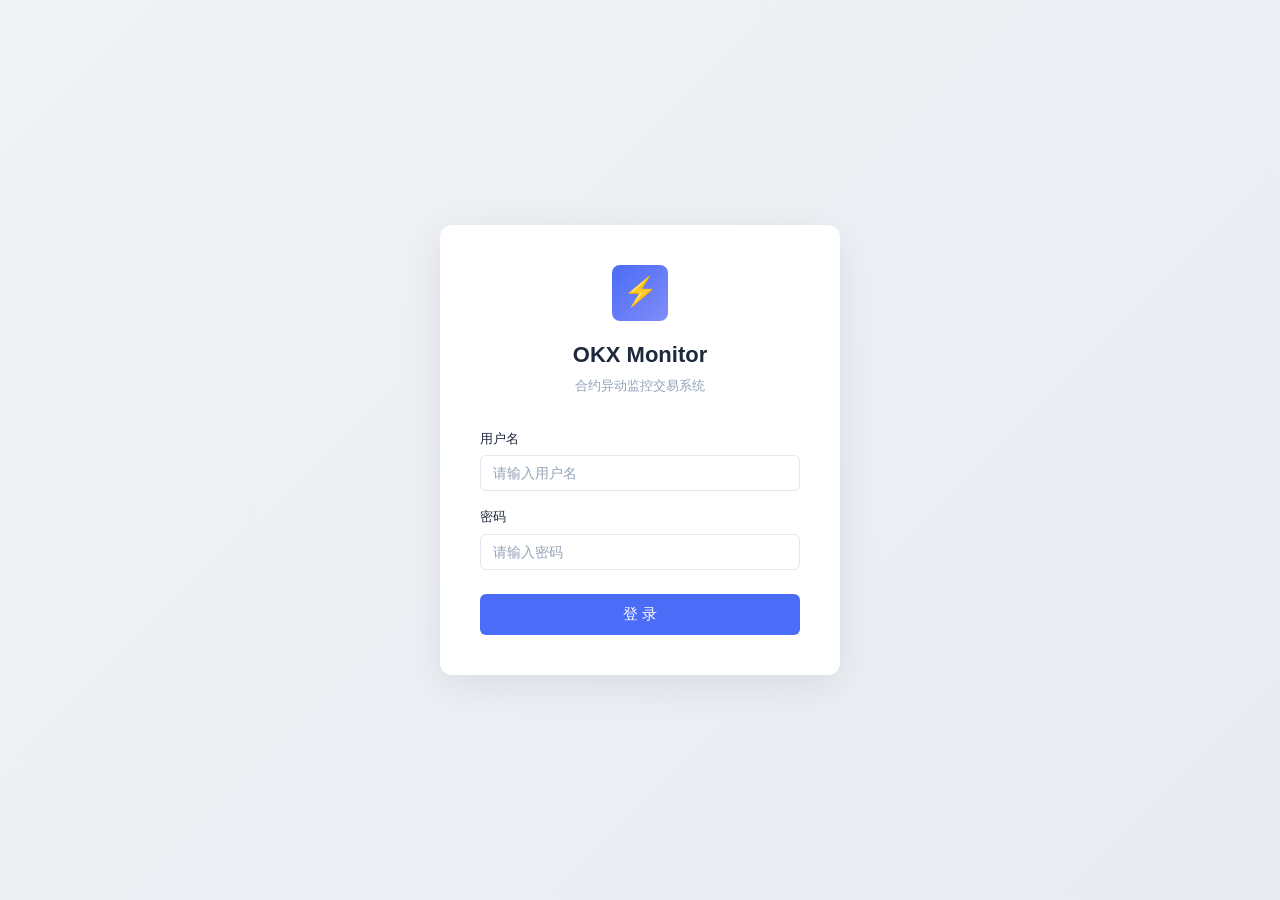
<file: frontend/index.html>
<!DOCTYPE html>
<html lang="zh-CN">
<head>
    <meta charset="UTF-8">
    <meta name="viewport" content="width=device-width, initial-scale=1.0">
    <title>OKX Monitor - 登录</title>
    <link rel="stylesheet" href="css/base.css?v=2">
</head>
<body>
    <div class="login-page">
        <div class="login-card">
            <div class="login-header">
                <div class="login-icon">⚡</div>
                <h1>OKX Monitor</h1>
                <p>合约异动监控交易系统</p>
            </div>

            <div id="loginError" class="login-error"></div>

            <form id="loginForm" class="login-form">
                <div class="form-group">
                    <label class="form-label">用户名</label>
                    <input type="text" class="form-input" id="username" placeholder="请输入用户名" autocomplete="username" required>
                </div>
                <div class="form-group">
                    <label class="form-label">密码</label>
                    <input type="password" class="form-input" id="password" placeholder="请输入密码" autocomplete="current-password" required>
                </div>
                <button type="submit" class="btn btn-primary btn-lg" id="loginBtn">
                    <span id="loginBtnText">登 录</span>
                    <span id="loginBtnSpinner" class="loading-spinner" style="display:none;width:18px;height:18px;border-width:2px;"></span>
                </button>
            </form>
        </div>
    </div>

    <script src="js/common.js?v=2"></script>
    <script>
        (function () {
            // 已登录则跳转
            if (isLoggedIn()) {
                window.location.href = '/dashboard.html';
                return;
            }

            var form = document.getElementById('loginForm');
            var errorEl = document.getElementById('loginError');
            var btnText = document.getElementById('loginBtnText');
            var btnSpinner = document.getElementById('loginBtnSpinner');
            var loginBtn = document.getElementById('loginBtn');

            form.addEventListener('submit', async function (e) {
                e.preventDefault();

                var username = document.getElementById('username').value.trim();
                var password = document.getElementById('password').value.trim();

                if (!username || !password) {
                    showError('请输入用户名和密码');
                    return;
                }

                // 显示loading
                btnText.style.display = 'none';
                btnSpinner.style.display = 'inline-block';
                loginBtn.disabled = true;
                errorEl.classList.remove('show');

                try {
                    var resp = await apiPost('/login', {
                        username: username,
                        password: password
                    });

                    if (resp.code === 200) {
                        setToken(resp.data.token);
                        window.location.href = '/dashboard.html';
                    } else {
                        showError(resp.message || '登录失败');
                    }
                } catch (err) {
                    showError('网络错误，请检查服务是否启动');
                } finally {
                    btnText.style.display = 'inline';
                    btnSpinner.style.display = 'none';
                    loginBtn.disabled = false;
                }
            });

            function showError(msg) {
                errorEl.textContent = msg;
                errorEl.classList.add('show');
                setTimeout(function () {
                    errorEl.classList.remove('show');
                }, 3000);
            }

            // Enter 键提交
            document.addEventListener('keydown', function (e) {
                if (e.key === 'Enter') {
                    form.dispatchEvent(new Event('submit'));
                }
            });
        })();
    </script>
</body>
</html>
</file>
<file: frontend/css/base.css>
/* ===== OKX Monitor - 浅色系主题 ===== */
:root {
    /* 主色调 */
    --primary: #4a6cf7;
    --primary-light: #eef1ff;
    --primary-dark: #3b5de7;

    /* 背景 */
    --bg-body: #f0f2f5;
    --bg-card: #ffffff;
    --bg-sidebar: #ffffff;
    --bg-hover: #f8f9fc;

    /* 文字 */
    --text-primary: #1e293b;
    --text-secondary: #64748b;
    --text-muted: #94a3b8;

    /* 涨跌（币圈/交易所习惯：涨绿跌红） */
    --up-color: #22c55e;
    --up-bg: #f0fdf4;
    --down-color: #ef4444;
    --down-bg: #fef2f2;

    /* 边框 & 阴影 */
    --border: #e2e8f0;
    --border-light: #f1f5f9;
    --shadow-sm: 0 1px 2px rgba(0,0,0,0.05);
    --shadow: 0 1px 3px rgba(0,0,0,0.08), 0 1px 2px rgba(0,0,0,0.06);
    --shadow-md: 0 4px 6px rgba(0,0,0,0.07), 0 2px 4px rgba(0,0,0,0.06);

    /* 圆角 */
    --radius-sm: 6px;
    --radius: 8px;
    --radius-lg: 12px;

    /* 间距 */
    --sidebar-width: 230px;
    --topbar-height: 60px;

    /* 过渡 */
    --transition: all 0.2s ease;
}

/* ===== 全局重置 ===== */
* {
    margin: 0;
    padding: 0;
    box-sizing: border-box;
}

body {
    font-family: -apple-system, BlinkMacSystemFont, "Segoe UI", "PingFang SC", "Hiragino Sans GB", "Microsoft YaHei", sans-serif;
    background: var(--bg-body);
    color: var(--text-primary);
    font-size: 14px;
    line-height: 1.6;
    min-height: 100vh;
}

a {
    color: var(--primary);
    text-decoration: none;
}

/* ===== 布局 ===== */
.app-layout {
    display: flex;
    min-height: 100vh;
}

/* 侧边栏 */
.sidebar {
    width: var(--sidebar-width);
    background: var(--bg-sidebar);
    border-right: 1px solid var(--border);
    display: flex;
    flex-direction: column;
    position: fixed;
    top: 0;
    left: 0;
    bottom: 0;
    z-index: 100;
    transition: var(--transition);
}

.sidebar-logo {
    height: var(--topbar-height);
    display: flex;
    align-items: center;
    padding: 0 20px;
    border-bottom: 1px solid var(--border-light);
    gap: 10px;
}

.sidebar-logo .logo-icon {
    width: 36px;
    height: 36px;
    background: linear-gradient(135deg, var(--primary), #818cf8);
    border-radius: var(--radius);
    display: flex;
    align-items: center;
    justify-content: center;
    color: #fff;
    font-size: 18px;
    font-weight: 700;
}

.sidebar-logo .logo-text {
    font-size: 16px;
    font-weight: 600;
    color: var(--text-primary);
}

.sidebar-nav {
    flex: 1;
    padding: 16px 12px;
    overflow-y: auto;
}

.sidebar-nav .nav-section {
    font-size: 11px;
    font-weight: 600;
    color: var(--text-muted);
    text-transform: uppercase;
    letter-spacing: 0.5px;
    padding: 12px 12px 8px;
    margin-top: 4px;
}

.sidebar-nav a {
    display: flex;
    align-items: center;
    gap: 12px;
    padding: 10px 12px;
    border-radius: var(--radius-sm);
    color: var(--text-secondary);
    font-size: 14px;
    font-weight: 500;
    transition: var(--transition);
    margin-bottom: 2px;
}

.sidebar-nav a:hover {
    background: var(--bg-hover);
    color: var(--text-primary);
}

.sidebar-nav a.active {
    background: var(--primary-light);
    color: var(--primary);
    font-weight: 600;
}

.sidebar-nav a .nav-icon {
    width: 20px;
    height: 20px;
    display: flex;
    align-items: center;
    justify-content: center;
    font-size: 16px;
}

.sidebar-footer {
    padding: 16px;
    border-top: 1px solid var(--border-light);
}

.user-info {
    display: flex;
    align-items: center;
    gap: 10px;
}

.user-avatar {
    width: 36px;
    height: 36px;
    background: var(--primary-light);
    border-radius: 50%;
    display: flex;
    align-items: center;
    justify-content: center;
    color: var(--primary);
    font-weight: 600;
    font-size: 14px;
}

.user-name {
    font-size: 13px;
    font-weight: 500;
}
.user-role {
    font-size: 11px;
    color: var(--text-muted);
}

/* 主内容区 */
.main-content {
    margin-left: var(--sidebar-width);
    flex: 1;
    display: flex;
    flex-direction: column;
    min-height: 100vh;
}

/* 顶部栏 */
.topbar {
    height: var(--topbar-height);
    background: var(--bg-card);
    border-bottom: 1px solid var(--border);
    display: flex;
    align-items: center;
    justify-content: space-between;
    padding: 0 24px;
    position: sticky;
    top: 0;
    z-index: 50;
}

.topbar-title {
    font-size: 18px;
    font-weight: 600;
    color: var(--text-primary);
}

.topbar-actions {
    display: flex;
    align-items: center;
    gap: 16px;
}

.topbar-actions .status-dot {
    width: 8px;
    height: 8px;
    border-radius: 50%;
    background: var(--down-color);
    display: inline-block;
    margin-right: 6px;
}

.topbar-actions .status-text {
    font-size: 13px;
    color: var(--text-secondary);
}

/* 内容区 */
.content-area {
    padding: 24px;
    flex: 1;
}

/* ===== 卡片 ===== */
.card {
    background: var(--bg-card);
    border-radius: var(--radius-lg);
    border: 1px solid var(--border-light);
    box-shadow: var(--shadow-sm);
    padding: 20px;
    margin-bottom: 20px;
}

.card-header {
    display: flex;
    align-items: center;
    justify-content: space-between;
    margin-bottom: 16px;
}

.card-title {
    font-size: 15px;
    font-weight: 600;
    color: var(--text-primary);
}

.card-subtitle {
    font-size: 12px;
    color: var(--text-muted);
    margin-top: 2px;
}

/* ===== 统计卡片 ===== */
.stats-grid {
    display: grid;
    grid-template-columns: repeat(auto-fit, minmax(200px, 1fr));
    gap: 16px;
    margin-bottom: 24px;
}

.stat-card {
    background: var(--bg-card);
    border-radius: var(--radius-lg);
    border: 1px solid var(--border-light);
    box-shadow: var(--shadow-sm);
    padding: 20px;
    transition: var(--transition);
}

.stat-card:hover {
    box-shadow: var(--shadow-md);
}

.stat-card .stat-label {
    font-size: 13px;
    color: var(--text-secondary);
    margin-bottom: 8px;
}

.stat-card .stat-value {
    font-size: 28px;
    font-weight: 700;
    color: var(--text-primary);
}

.stat-card .stat-change {
    font-size: 12px;
    margin-top: 6px;
    display: flex;
    align-items: center;
    gap: 4px;
}

.stat-card .stat-icon {
    width: 40px;
    height: 40px;
    border-radius: var(--radius);
    display: flex;
    align-items: center;
    justify-content: center;
    font-size: 20px;
}

/* ===== 表格 ===== */
.table-container {
    overflow-x: auto;
    border-radius: var(--radius);
    border: 1px solid var(--border-light);
}

table {
    width: 100%;
    border-collapse: collapse;
}

thead th {
    background: #f8fafc;
    padding: 12px 16px;
    text-align: left;
    font-size: 12px;
    font-weight: 600;
    color: var(--text-secondary);
    text-transform: uppercase;
    letter-spacing: 0.5px;
    border-bottom: 1px solid var(--border);
    white-space: nowrap;
}

tbody td {
    padding: 12px 16px;
    border-bottom: 1px solid var(--border-light);
    font-size: 13px;
    color: var(--text-primary);
}

tbody tr {
    transition: var(--transition);
}

tbody tr:hover {
    background: var(--bg-hover);
}

tbody tr:last-child td {
    border-bottom: none;
}

/* ===== 涨跌颜色 ===== */
.price-up {
    color: var(--up-color);
    font-weight: 600;
}

.price-down {
    color: var(--down-color);
    font-weight: 600;
}

.badge-up {
    background: var(--up-bg);
    color: var(--up-color);
    padding: 2px 8px;
    border-radius: 4px;
    font-size: 12px;
    font-weight: 600;
    display: inline-flex;
    align-items: center;
    gap: 3px;
}

.badge-down {
    background: var(--down-bg);
    color: var(--down-color);
    padding: 2px 8px;
    border-radius: 4px;
    font-size: 12px;
    font-weight: 600;
    display: inline-flex;
    align-items: center;
    gap: 3px;
}

/* ===== 按钮 ===== */
.btn {
    display: inline-flex;
    align-items: center;
    gap: 6px;
    padding: 8px 16px;
    border-radius: var(--radius-sm);
    border: none;
    font-size: 13px;
    font-weight: 500;
    cursor: pointer;
    transition: var(--transition);
    outline: none;
    white-space: nowrap;
}

.btn-primary {
    background: var(--primary);
    color: #fff;
}

.btn-primary:hover {
    background: var(--primary-dark);
}

.btn-outline {
    background: transparent;
    color: var(--text-secondary);
    border: 1px solid var(--border);
}

.btn-outline:hover {
    border-color: var(--primary);
    color: var(--primary);
}

.btn-sm {
    padding: 5px 10px;
    font-size: 12px;
}

.btn-lg {
    padding: 12px 24px;
    font-size: 15px;
}

.btn:disabled {
    opacity: 0.5;
    cursor: not-allowed;
}

/* ===== 表单 ===== */
.form-group {
    margin-bottom: 16px;
}

.form-label {
    display: block;
    font-size: 13px;
    font-weight: 500;
    color: var(--text-primary);
    margin-bottom: 6px;
}

.form-input {
    width: 100%;
    padding: 9px 12px;
    border: 1px solid var(--border);
    border-radius: var(--radius-sm);
    font-size: 14px;
    color: var(--text-primary);
    background: var(--bg-card);
    transition: var(--transition);
    outline: none;
}

.form-input:focus {
    border-color: var(--primary);
    box-shadow: 0 0 0 3px rgba(74, 108, 247, 0.1);
}

.form-input::placeholder {
    color: var(--text-muted);
}

.form-hint {
    font-size: 11px;
    color: var(--text-muted);
    margin-top: 4px;
}

.form-row {
    display: grid;
    grid-template-columns: 1fr 1fr;
    gap: 16px;
}

select.form-input {
    cursor: pointer;
}

/* ===== 标签 ===== */
.tag {
    display: inline-flex;
    align-items: center;
    gap: 4px;
    padding: 2px 8px;
    border-radius: 4px;
    font-size: 11px;
    font-weight: 600;
}

.tag-success {
    background: #f0fdf4;
    color: #16a34a;
}

.tag-warning {
    background: #fffbeb;
    color: #d97706;
}

.tag-danger {
    background: #fef2f2;
    color: #dc2626;
}

.tag-info {
    background: #eff6ff;
    color: #2563eb;
}

/* ===== 空状态 ===== */
.empty-state {
    text-align: center;
    padding: 48px 24px;
    color: var(--text-muted);
}

.empty-state .empty-icon {
    font-size: 48px;
    margin-bottom: 16px;
    opacity: 0.5;
}

.empty-state .empty-text {
    font-size: 14px;
}

/* ===== 加载动画 ===== */
.loading-spinner {
    width: 24px;
    height: 24px;
    border: 2px solid var(--border);
    border-top-color: var(--primary);
    border-radius: 50%;
    animation: spin 0.6s linear infinite;
}

@keyframes spin {
    to { transform: rotate(360deg); }
}

.loading-overlay {
    display: flex;
    align-items: center;
    justify-content: center;
    padding: 48px;
}

/* ===== Toast提示 ===== */
.toast {
    position: fixed;
    top: 20px;
    right: 20px;
    z-index: 9999;
    padding: 12px 20px;
    border-radius: var(--radius);
    font-size: 13px;
    font-weight: 500;
    box-shadow: var(--shadow-md);
    animation: slideIn 0.3s ease;
    max-width: 360px;
}

.toast-success {
    background: #f0fdf4;
    color: #16a34a;
    border: 1px solid #bbf7d0;
}

.toast-error {
    background: #fef2f2;
    color: #dc2626;
    border: 1px solid #fecaca;
}

.toast-info {
    background: #eff6ff;
    color: #2563eb;
    border: 1px solid #bfdbfe;
}

@keyframes slideIn {
    from {
        transform: translateX(100%);
        opacity: 0;
    }
    to {
        transform: translateX(0);
        opacity: 1;
    }
}

/* ===== 登录页 ===== */
.login-page {
    min-height: 100vh;
    display: flex;
    align-items: center;
    justify-content: center;
    background: linear-gradient(135deg, #f0f2f5 0%, #e8ecf1 100%);
}

.login-card {
    background: var(--bg-card);
    border-radius: var(--radius-lg);
    box-shadow: 0 10px 40px rgba(0,0,0,0.08);
    padding: 40px;
    width: 400px;
    max-width: 90vw;
}

.login-header {
    text-align: center;
    margin-bottom: 32px;
}

.login-header .login-icon {
    width: 56px;
    height: 56px;
    background: linear-gradient(135deg, var(--primary), #818cf8);
    border-radius: var(--radius);
    display: inline-flex;
    align-items: center;
    justify-content: center;
    color: #fff;
    font-size: 28px;
    font-weight: 700;
    margin-bottom: 16px;
}

.login-header h1 {
    font-size: 22px;
    font-weight: 700;
    color: var(--text-primary);
    margin-bottom: 4px;
}

.login-header p {
    font-size: 13px;
    color: var(--text-muted);
}

.login-form .btn {
    width: 100%;
    justify-content: center;
    padding: 11px;
    font-size: 15px;
    margin-top: 8px;
}

.login-error {
    background: #fef2f2;
    color: #dc2626;
    padding: 10px 14px;
    border-radius: var(--radius-sm);
    font-size: 13px;
    margin-bottom: 16px;
    display: none;
}

.login-error.show {
    display: block;
}

/* ===== 响应式 ===== */
@media (max-width: 768px) {
    .sidebar {
        width: 60px;
        overflow: hidden;
    }
    .sidebar .logo-text,
    .sidebar .user-name,
    .sidebar .user-role,
    .sidebar-nav a span:not(.nav-icon),
    .sidebar-nav .nav-section {
        display: none;
    }
    .sidebar-nav a {
        justify-content: center;
        padding: 12px;
    }
    .main-content {
        margin-left: 60px;
    }
    :root {
        --sidebar-width: 60px;
    }
    .stats-grid {
        grid-template-columns: 1fr 1fr;
    }
    .form-row {
        grid-template-columns: 1fr;
    }
}

/* ===== 开关 ===== */
.toggle {
    position: relative;
    display: inline-block;
    width: 44px;
    height: 24px;
}

.toggle input {
    opacity: 0;
    width: 0;
    height: 0;
}

.toggle-slider {
    position: absolute;
    cursor: pointer;
    top: 0;
    left: 0;
    right: 0;
    bottom: 0;
    background: #cbd5e1;
    border-radius: 24px;
    transition: var(--transition);
}

.toggle-slider:before {
    content: "";
    position: absolute;
    height: 18px;
    width: 18px;
    left: 3px;
    bottom: 3px;
    background: #fff;
    border-radius: 50%;
    transition: var(--transition);
    box-shadow: 0 1px 2px rgba(0,0,0,0.1);
}

.toggle input:checked + .toggle-slider {
    background: var(--primary);
}

.toggle input:checked + .toggle-slider:before {
    transform: translateX(20px);
}

/* ===== 过滤栏 ===== */
.filter-bar {
    display: flex;
    align-items: center;
    gap: 12px;
    flex-wrap: wrap;
    margin-bottom: 16px;
}

.filter-bar .form-input {
    width: auto;
    min-width: 160px;
}

/* ===== 分页 ===== */
.pagination {
    display: flex;
    align-items: center;
    justify-content: flex-end;
    gap: 8px;
    padding: 16px 0 0;
}

.pagination .btn {
    min-width: 36px;
    justify-content: center;
}

.pagination .page-info {
    font-size: 13px;
    color: var(--text-secondary);
    padding: 0 8px;
}
</file>
